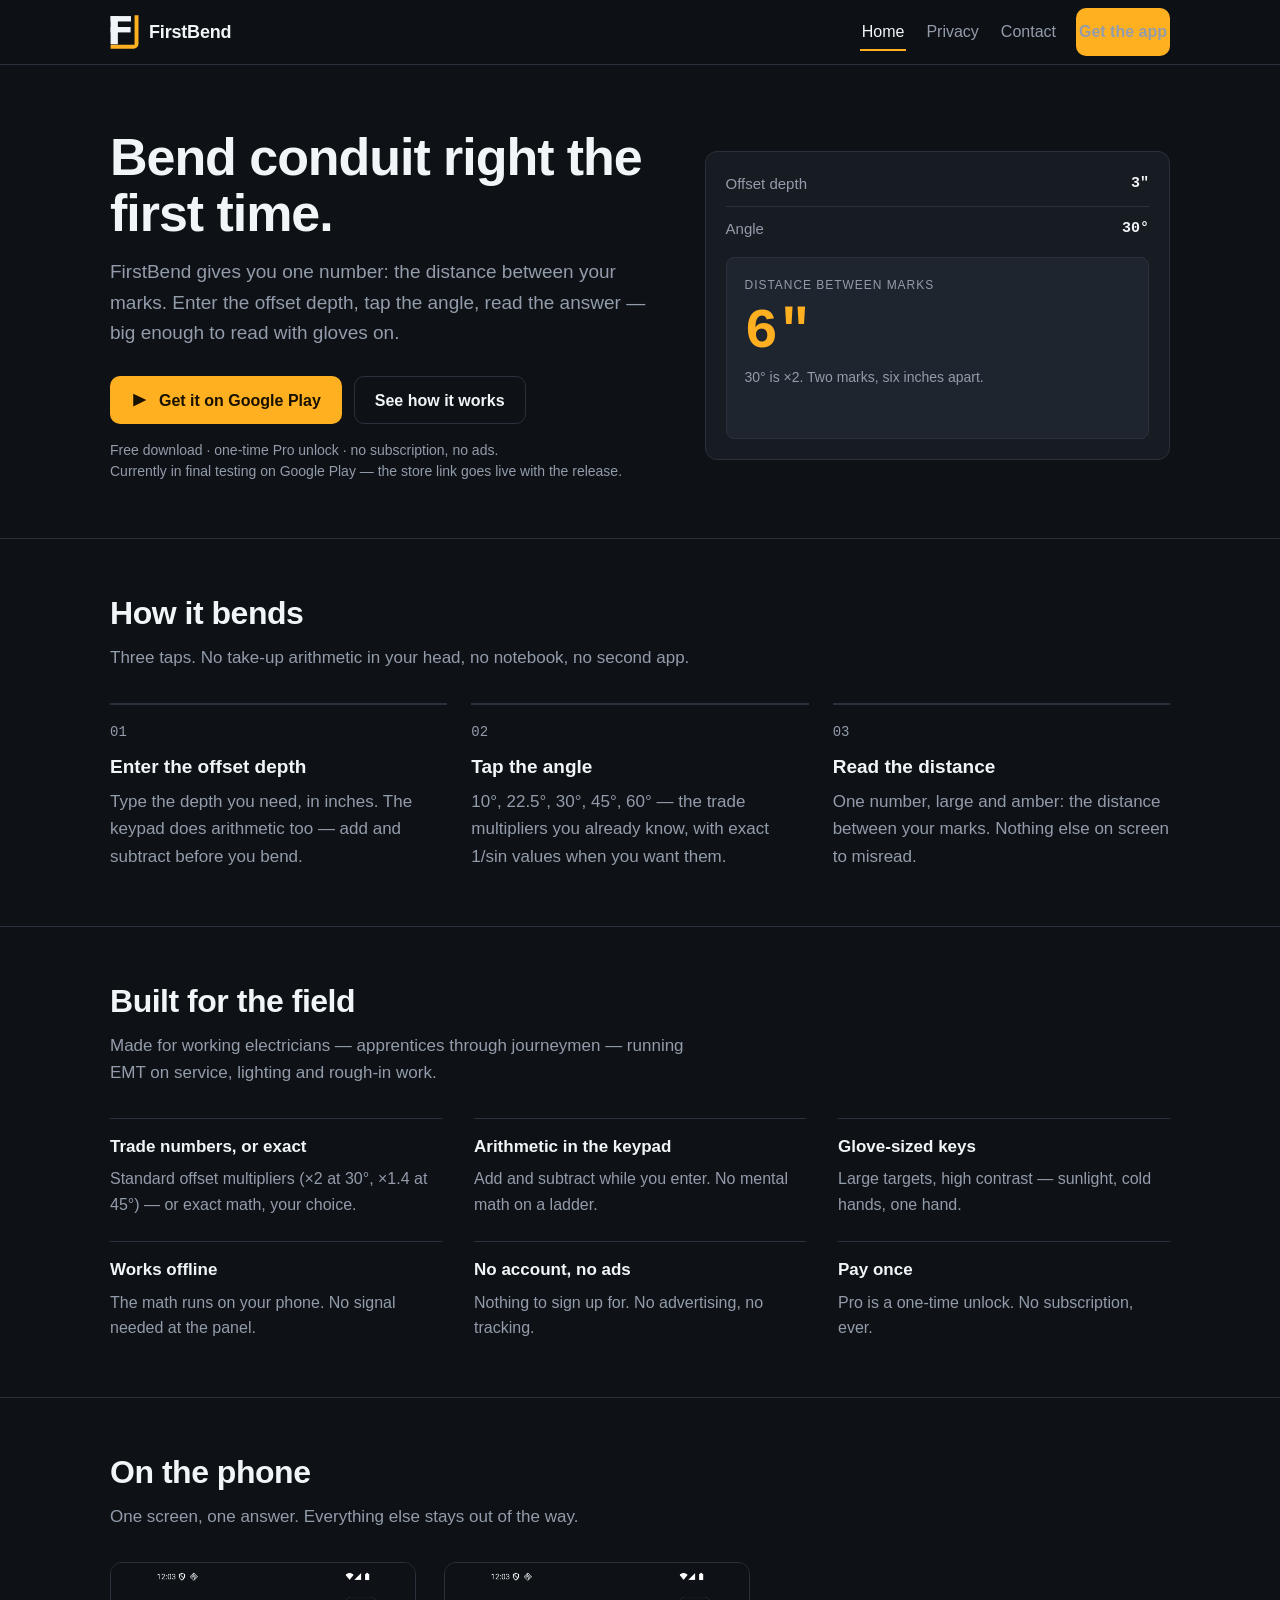
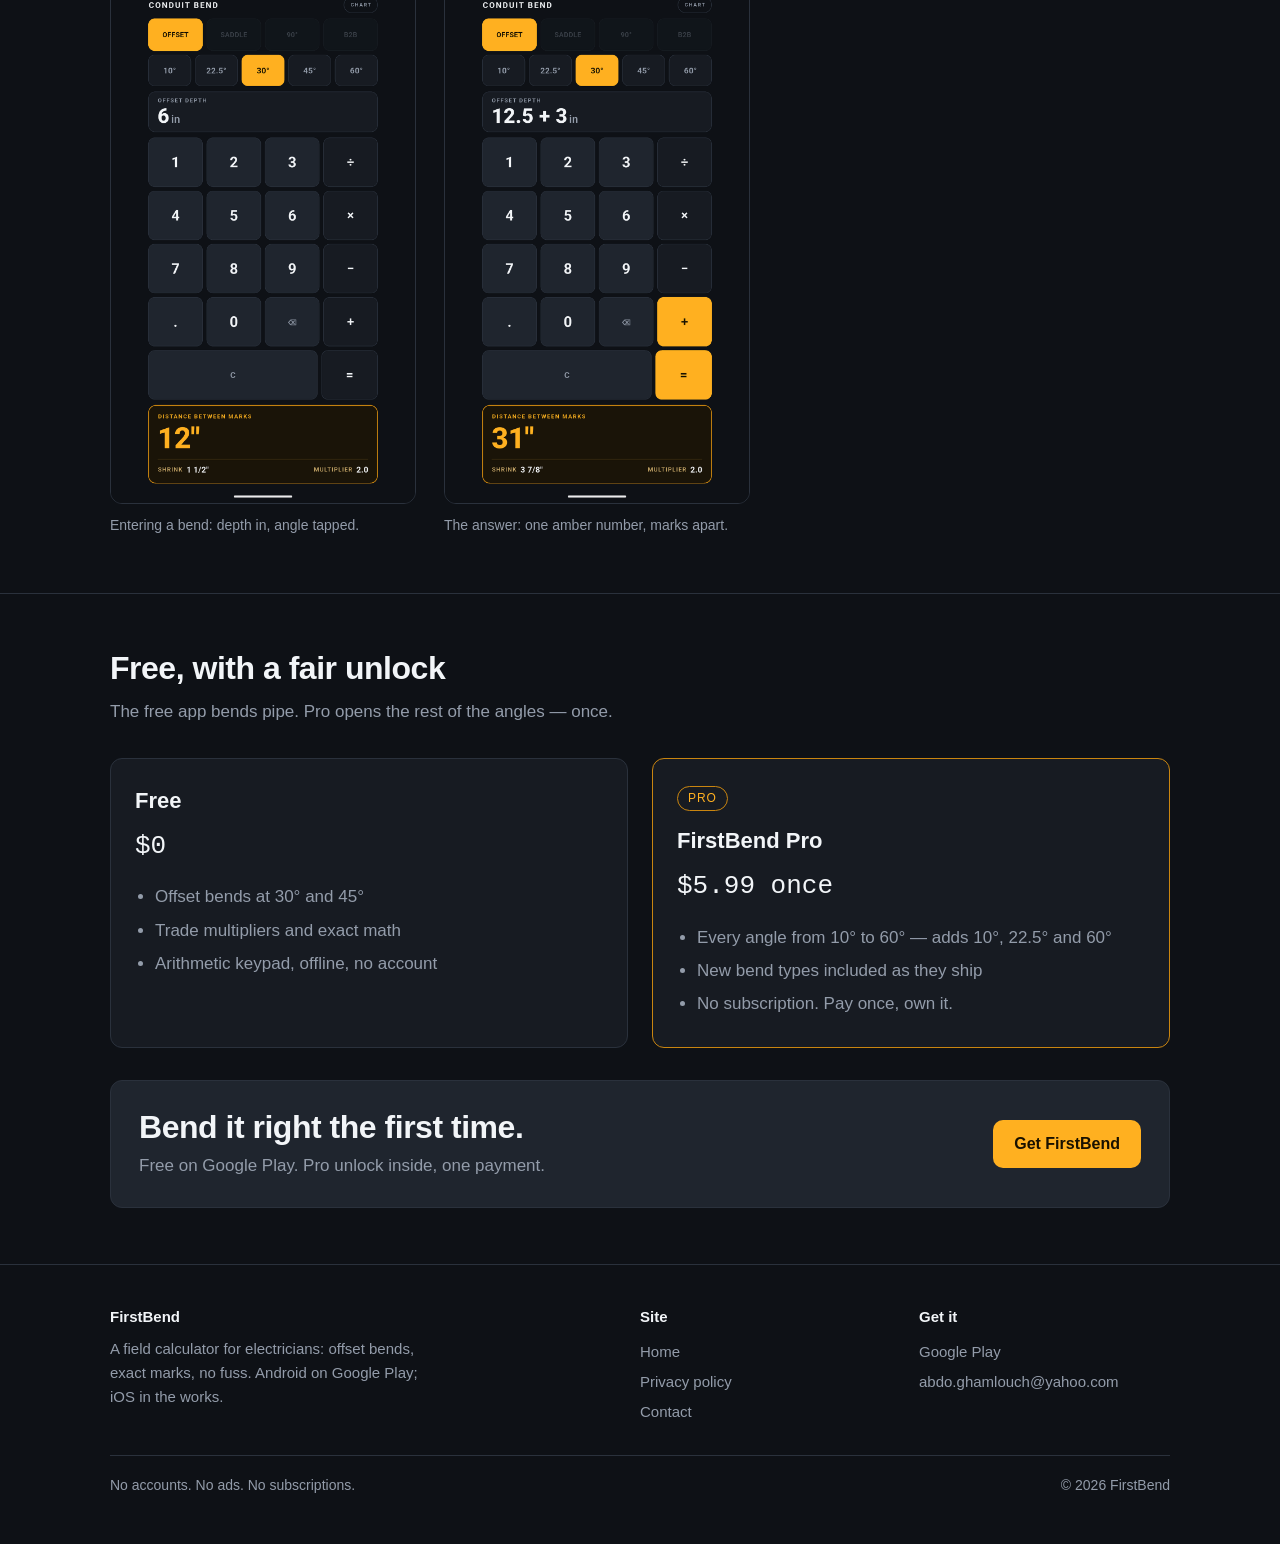
<file: index.html>
<!doctype html>
<html lang="en">
<head>
<meta charset="utf-8">
<meta name="viewport" content="width=device-width, initial-scale=1">
<title>FirstBend — Conduit Bending Calculator for Electricians</title>
<meta name="description" content="FirstBend gives you one number: the distance between your marks. Offset bends from 10° to 60°, trade multipliers and exact math, built for gloves and sunlight. Free on Google Play.">
<meta name="theme-color" content="#0E1116">
<link rel="icon" type="image/png" href="assets/icon-512.png">
<link rel="apple-touch-icon" href="assets/icon-1024.png">
<meta property="og:title" content="FirstBend — Conduit Bending Calculator">
<meta property="og:description" content="Enter the offset depth, tap the angle, read the answer. Built for the field.">
<meta property="og:image" content="assets/feature-graphic.png">
<meta property="og:type" content="website">
<link rel="stylesheet" href="assets/style.css">
</head>
<body>
<a class="skip" href="#main">Skip to content</a>

<header class="site">
  <div class="wrap bar">
    <a class="brand" href="index.html">
      <svg width="29" height="34" viewBox="52 22 320 379" aria-hidden="true" focusable="false"><path d="M324 26H368V342A55 55 0 0 1 313 397H57V353H324Z" fill="#FFB020"/><rect x="57" y="34" width="81" height="314" fill="#F2F5F8"/><rect x="57" y="34" width="227" height="60" fill="#F2F5F8"/><rect x="57" y="156" width="223" height="60" fill="#F2F5F8"/></svg>
      <span>FirstBend</span>
    </a>
    <nav class="main" aria-label="Main">
      <a href="index.html" aria-current="page">Home</a>
      <a href="privacy.html">Privacy</a>
      <a href="contact.html">Contact</a>
      <a class="btn btn-primary" href="https://play.google.com/store/apps/details?id=com.firstbend.calculator">Get the app</a>
    </nav>
  </div>
</header>

<main id="main">

  <section class="hero" style="border-top:0">
    <div class="wrap hero-grid">
      <div>
        <h1>Bend conduit right the first time.</h1>
        <p class="lede">FirstBend gives you one number: the distance between your marks. Enter the offset depth, tap the angle, read the answer — big enough to read with gloves on.</p>
        <div class="cta-row">
          <a class="btn btn-primary" href="https://play.google.com/store/apps/details?id=com.firstbend.calculator">
            <svg width="18" height="18" viewBox="0 0 24 24" aria-hidden="true" focusable="false"><path d="M3 3.5 20.5 12 3 20.5z" fill="#191100"/></svg>
            Get it on Google Play
          </a>
          <a class="btn btn-ghost" href="#how">See how it works</a>
        </div>
        <p class="note">Free download · one-time Pro unlock · no subscription, no ads.<br>Currently in final testing on Google Play — the store link goes live with the release.</p>
      </div>

      <aside class="card" aria-label="Example: 3 inch offset at 30 degrees">
        <div class="rows">
          <div class="row"><span>Offset depth</span><b>3″</b></div>
          <div class="row"><span>Angle</span><b>30°</b></div>
        </div>
        <div class="answer">
          <div class="label">Distance between marks</div>
          <div class="value">6″</div>
          <div class="sub">30° is ×2. Two marks, six inches apart.</div>
        </div>
      </aside>
    </div>
  </section>

  <section id="how">
    <div class="wrap">
      <h2>How it bends</h2>
      <p class="sub">Three taps. No take-up arithmetic in your head, no notebook, no second app.</p>
      <ol class="steps">
        <li class="step">
          <h3>Enter the offset depth</h3>
          <p>Type the depth you need, in inches. The keypad does arithmetic too — add and subtract before you bend.</p>
        </li>
        <li class="step">
          <h3>Tap the angle</h3>
          <p>10°, 22.5°, 30°, 45°, 60° — the trade multipliers you already know, with exact 1/sin values when you want them.</p>
        </li>
        <li class="step">
          <h3>Read the distance</h3>
          <p>One number, large and amber: the distance between your marks. Nothing else on screen to misread.</p>
        </li>
      </ol>
    </div>
  </section>

  <section id="field">
    <div class="wrap">
      <h2>Built for the field</h2>
      <p class="sub">Made for working electricians — apprentices through journeymen — running EMT on service, lighting and rough-in work.</p>
      <div class="features">
        <div class="feature"><h3>Trade numbers, or exact</h3><p>Standard offset multipliers (×2 at 30°, ×1.4 at 45°) — or exact math, your choice.</p></div>
        <div class="feature"><h3>Arithmetic in the keypad</h3><p>Add and subtract while you enter. No mental math on a ladder.</p></div>
        <div class="feature"><h3>Glove-sized keys</h3><p>Large targets, high contrast — sunlight, cold hands, one hand.</p></div>
        <div class="feature"><h3>Works offline</h3><p>The math runs on your phone. No signal needed at the panel.</p></div>
        <div class="feature"><h3>No account, no ads</h3><p>Nothing to sign up for. No advertising, no tracking.</p></div>
        <div class="feature"><h3>Pay once</h3><p>Pro is a one-time unlock. No subscription, ever.</p></div>
      </div>
    </div>
  </section>

  <section id="shots">
    <div class="wrap">
      <h2>On the phone</h2>
      <p class="sub">One screen, one answer. Everything else stays out of the way.</p>
      <div class="shots">
        <figure>
          <img src="assets/screenshot-1.png" width="1080" height="1920" loading="lazy" alt="FirstBend: entering an offset bend — depth and angle">
          <figcaption>Entering a bend: depth in, angle tapped.</figcaption>
        </figure>
        <figure>
          <img src="assets/screenshot-2.png" width="1080" height="1920" loading="lazy" alt="FirstBend: the amber answer showing the distance between marks">
          <figcaption>The answer: one amber number, marks apart.</figcaption>
        </figure>
      </div>
    </div>
  </section>

  <section id="pricing">
    <div class="wrap">
      <h2>Free, with a fair unlock</h2>
      <p class="sub">The free app bends pipe. Pro opens the rest of the angles — once.</p>
      <div class="plans">
        <div class="plan">
          <h3>Free</h3>
          <div class="price">$0</div>
          <ul>
            <li>Offset bends at 30° and 45°</li>
            <li>Trade multipliers and exact math</li>
            <li>Arithmetic keypad, offline, no account</li>
          </ul>
        </div>
        <div class="plan pro">
          <span class="tag">Pro</span>
          <h3>FirstBend Pro</h3>
          <div class="price">$5.99 once</div>
          <ul>
            <li>Every angle from 10° to 60° — adds 10°, 22.5° and 60°</li>
            <li>New bend types included as they ship</li>
            <li>No subscription. Pay once, own it.</li>
          </ul>
        </div>
      </div>
      <div class="final" style="margin-top:32px">
        <div>
          <h2 style="margin:0 0 6px">Bend it right the first time.</h2>
          <p class="sub" style="margin:0">Free on Google Play. Pro unlock inside, one payment.</p>
        </div>
        <a class="btn btn-primary" href="https://play.google.com/store/apps/details?id=com.firstbend.calculator">Get FirstBend</a>
      </div>
    </div>
  </section>

</main>

<footer>
  <div class="wrap">
    <div class="foot-grid">
      <div>
        <p style="margin:0 0 8px;color:var(--ink);font-weight:600">FirstBend</p>
        <p style="margin:0;max-width:40ch">A field calculator for electricians: offset bends, exact marks, no fuss. Android on Google Play; iOS in the works.</p>
      </div>
      <div>
        <p style="margin:0 0 8px;color:var(--ink);font-weight:600">Site</p>
        <a href="index.html">Home</a>
        <a href="privacy.html">Privacy policy</a>
        <a href="contact.html">Contact</a>
      </div>
      <div>
        <p style="margin:0 0 8px;color:var(--ink);font-weight:600">Get it</p>
        <a href="https://play.google.com/store/apps/details?id=com.firstbend.calculator">Google Play</a>
        <a href="mailto:abdo.ghamlouch@yahoo.com">abdo.ghamlouch@yahoo.com</a>
      </div>
    </div>
    <div class="rule">
      <span>No accounts. No ads. No subscriptions.</span>
      <span>© 2026 FirstBend</span>
    </div>
  </div>
</footer>

</body>
</html>
</file>
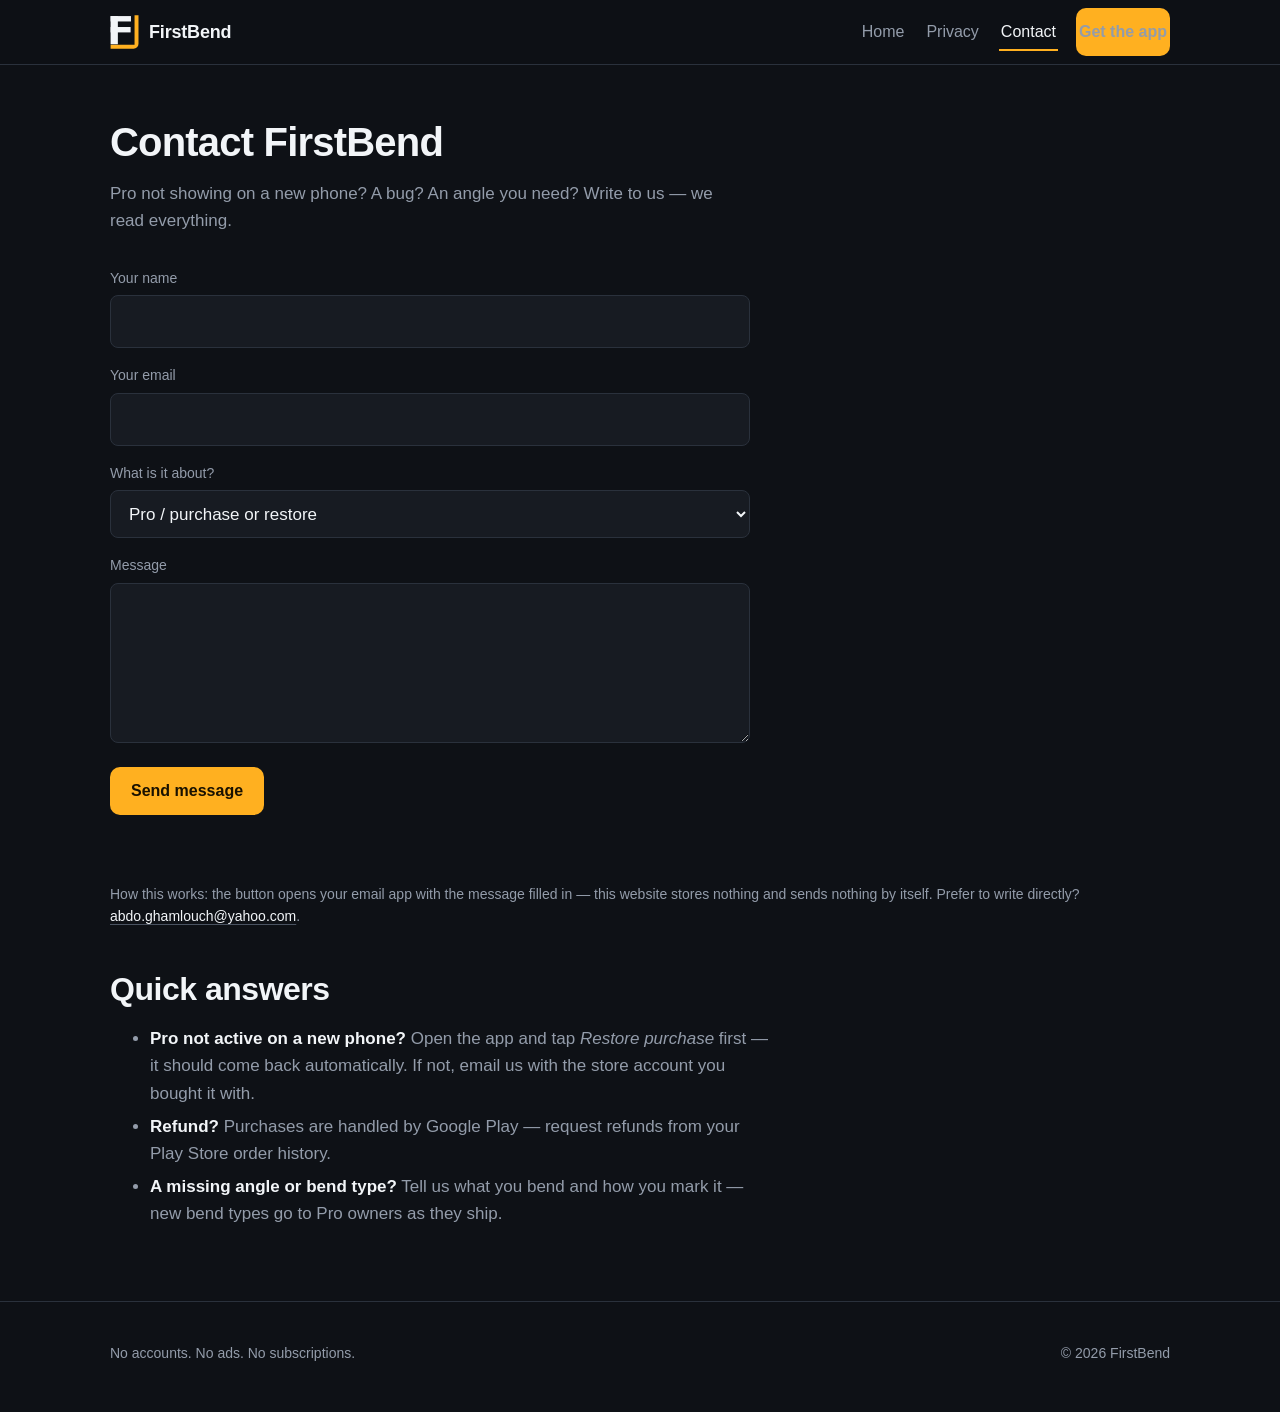
<file: contact.html>
<!doctype html>
<html lang="en">
<head>
<meta charset="utf-8">
<meta name="viewport" content="width=device-width, initial-scale=1">
<title>Contact — FirstBend</title>
<meta name="description" content="Contact FirstBend: purchase and restore help, bug reports, and suggestions.">
<meta name="theme-color" content="#0E1116">
<link rel="icon" type="image/png" href="assets/icon-512.png">
<link rel="apple-touch-icon" href="assets/icon-1024.png">
<link rel="stylesheet" href="assets/style.css">
</head>
<body>
<a class="skip" href="#main">Skip to content</a>

<header class="site">
  <div class="wrap bar">
    <a class="brand" href="index.html">
      <svg width="29" height="34" viewBox="52 22 320 379" aria-hidden="true" focusable="false"><path d="M324 26H368V342A55 55 0 0 1 313 397H57V353H324Z" fill="#FFB020"/><rect x="57" y="34" width="81" height="314" fill="#F2F5F8"/><rect x="57" y="34" width="227" height="60" fill="#F2F5F8"/><rect x="57" y="156" width="223" height="60" fill="#F2F5F8"/></svg>
      <span>FirstBend</span>
    </a>
    <nav class="main" aria-label="Main">
      <a href="index.html">Home</a>
      <a href="privacy.html">Privacy</a>
      <a href="contact.html" aria-current="page">Contact</a>
      <a class="btn btn-primary" href="https://play.google.com/store/apps/details?id=com.firstbend.calculator">Get the app</a>
    </nav>
  </div>
</header>

<main id="main">
  <section style="border-top:0">
    <div class="wrap">
      <h1 style="font-size:clamp(28px,4vw,40px)">Contact FirstBend</h1>
      <p class="sub">Pro not showing on a new phone? A bug? An angle you need? Write to us — we read everything.</p>

      <form class="contact" id="contact-form" data-mailto="abdo.ghamlouch@yahoo.com" novalidate>
        <div>
          <label for="name">Your name</label>
          <input id="name" name="name" type="text" autocomplete="name" required>
        </div>
        <div>
          <label for="email">Your email</label>
          <input id="email" name="email" type="email" autocomplete="email" inputmode="email" required>
        </div>
        <div>
          <label for="topic">What is it about?</label>
          <select id="topic" name="topic">
            <option>Pro / purchase or restore</option>
            <option>Bug report</option>
            <option>Suggestion</option>
            <option>Something else</option>
          </select>
        </div>
        <div>
          <label for="message">Message</label>
          <textarea id="message" name="message" required></textarea>
        </div>
        <div>
          <button class="btn btn-primary" type="submit">Send message</button>
        </div>
        <p class="status" id="form-status" role="status" aria-live="polite"></p>
      </form>

      <p class="formnote">How this works: the button opens your email app with the message filled in — this website stores nothing and sends nothing by itself. Prefer to write directly? <a href="mailto:abdo.ghamlouch@yahoo.com">abdo.ghamlouch@yahoo.com</a>.</p>

      <h2 style="margin-top:44px">Quick answers</h2>
      <ul class="prose" style="color:var(--muted)">
        <li><strong style="color:var(--ink)">Pro not active on a new phone?</strong> Open the app and tap <em>Restore purchase</em> first — it should come back automatically. If not, email us with the store account you bought it with.</li>
        <li><strong style="color:var(--ink)">Refund?</strong> Purchases are handled by Google Play — request refunds from your Play Store order history.</li>
        <li><strong style="color:var(--ink)">A missing angle or bend type?</strong> Tell us what you bend and how you mark it — new bend types go to Pro owners as they ship.</li>
      </ul>
    </div>
  </section>
</main>

<footer>
  <div class="wrap">
    <div class="rule" style="margin-top:0;border-top:0;padding-top:0">
      <span>No accounts. No ads. No subscriptions.</span>
      <span>© 2026 FirstBend</span>
    </div>
  </div>
</footer>

<script src="assets/app.js"></script>
</body>
</html>
</file>
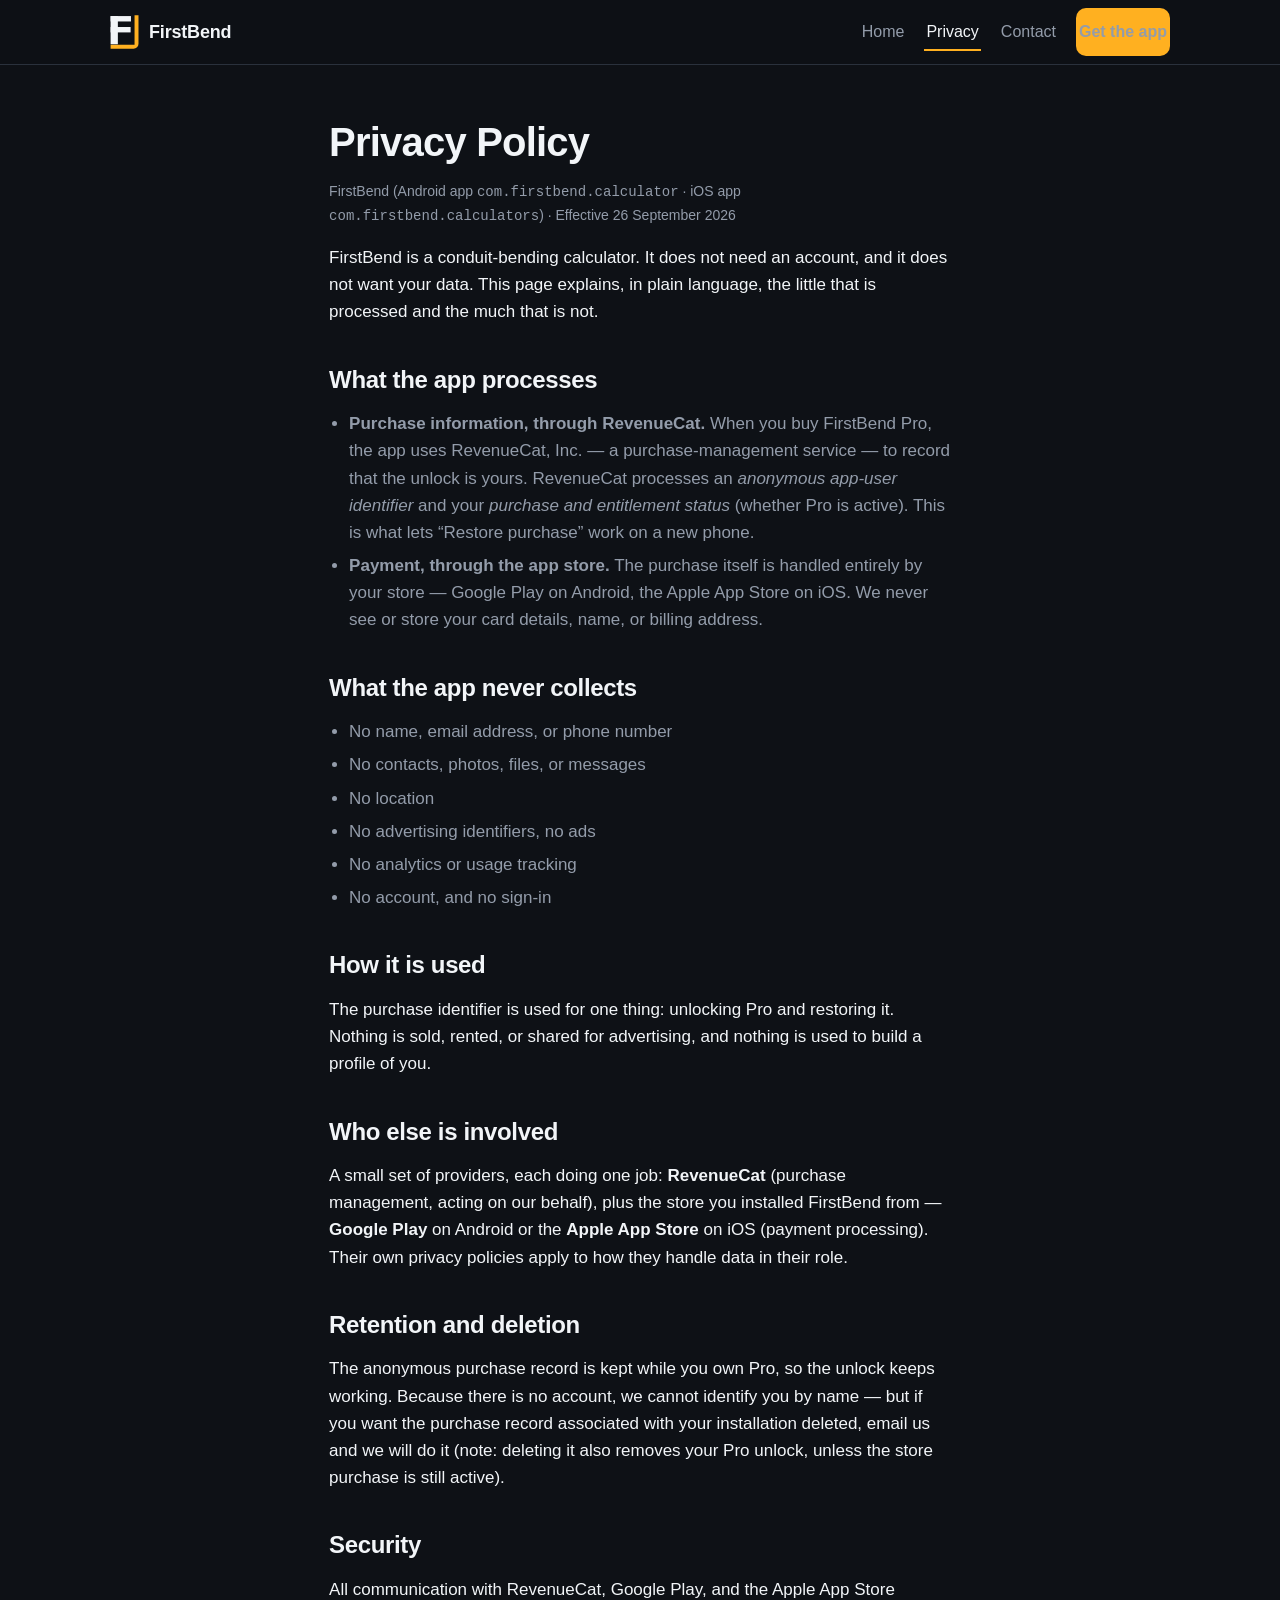
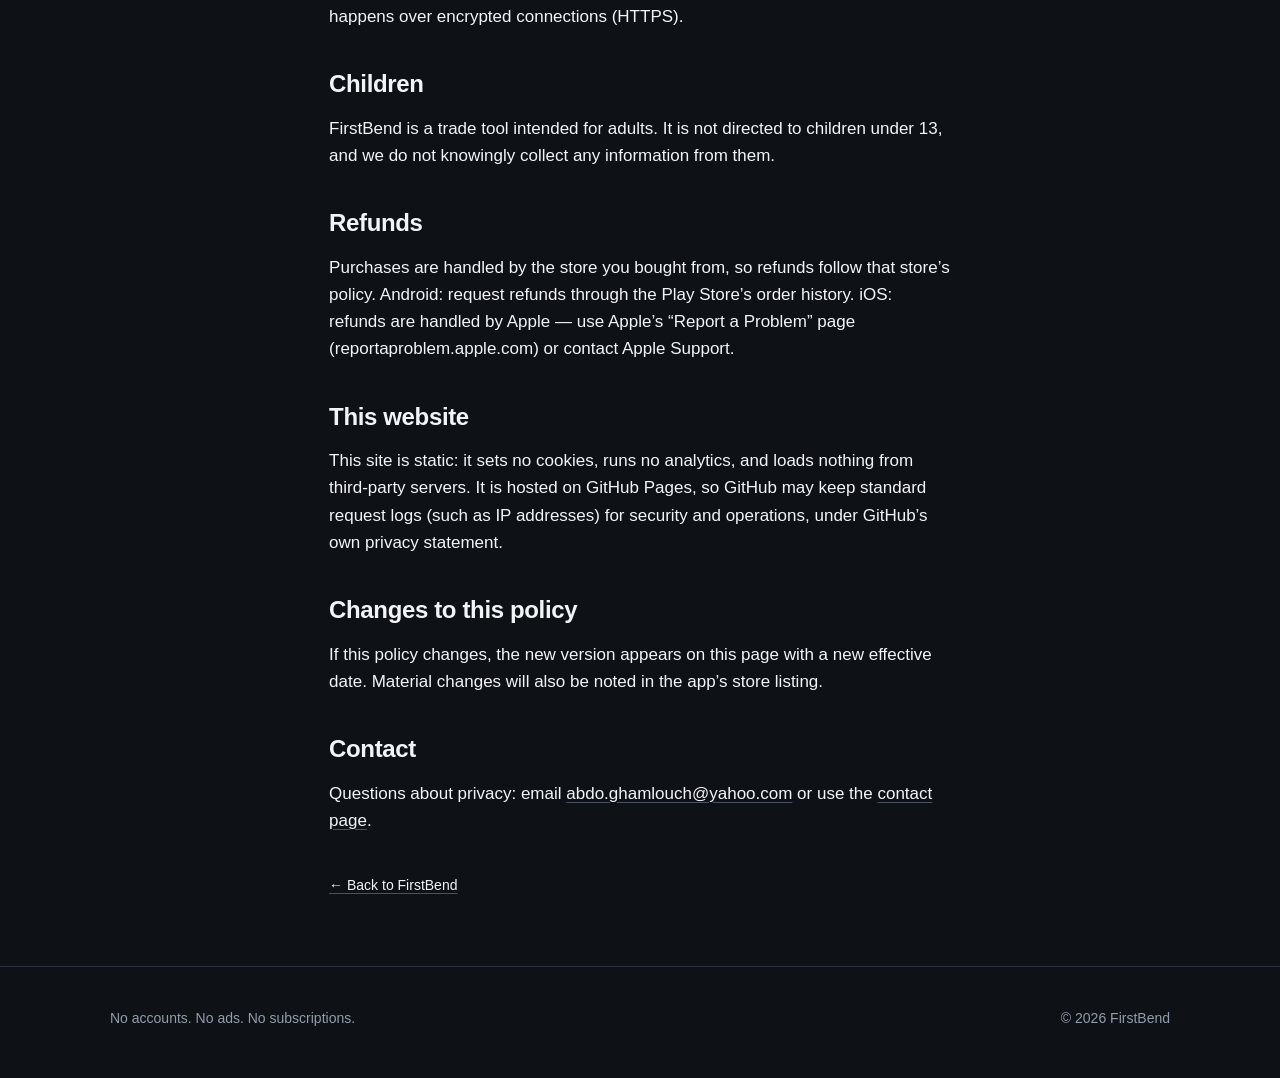
<file: privacy.html>
<!doctype html>
<html lang="en">
<head>
<meta charset="utf-8">
<meta name="viewport" content="width=device-width, initial-scale=1">
<title>Privacy Policy — FirstBend</title>
<meta name="description" content="FirstBend privacy policy: what the app processes (purchases only), what it never collects, and how to reach us.">
<meta name="theme-color" content="#0E1116">
<link rel="icon" type="image/png" href="assets/icon-512.png">
<link rel="apple-touch-icon" href="assets/icon-1024.png">
<link rel="stylesheet" href="assets/style.css">
</head>
<body>
<a class="skip" href="#main">Skip to content</a>

<header class="site">
  <div class="wrap bar">
    <a class="brand" href="index.html">
      <svg width="29" height="34" viewBox="52 22 320 379" aria-hidden="true" focusable="false"><path d="M324 26H368V342A55 55 0 0 1 313 397H57V353H324Z" fill="#FFB020"/><rect x="57" y="34" width="81" height="314" fill="#F2F5F8"/><rect x="57" y="34" width="227" height="60" fill="#F2F5F8"/><rect x="57" y="156" width="223" height="60" fill="#F2F5F8"/></svg>
      <span>FirstBend</span>
    </a>
    <nav class="main" aria-label="Main">
      <a href="index.html">Home</a>
      <a href="privacy.html" aria-current="page">Privacy</a>
      <a href="contact.html">Contact</a>
      <a class="btn btn-primary" href="https://play.google.com/store/apps/details?id=com.firstbend.calculator">Get the app</a>
    </nav>
  </div>
</header>

<main id="main">
  <section style="border-top:0">
    <div class="wrap prose">
      <h1 style="font-size:clamp(28px,4vw,40px)">Privacy Policy</h1>
      <p class="meta">FirstBend (Android app <span style="font-family:var(--mono)">com.firstbend.calculator</span> · iOS app <span style="font-family:var(--mono)">com.firstbend.calculators</span>) · Effective 26 September 2026</p>

      <p>FirstBend is a conduit-bending calculator. It does not need an account, and it does not want your data. This page explains, in plain language, the little that is processed and the much that is not.</p>

      <h2>What the app processes</h2>
      <ul>
        <li><strong>Purchase information, through RevenueCat.</strong> When you buy FirstBend Pro, the app uses RevenueCat, Inc. — a purchase-management service — to record that the unlock is yours. RevenueCat processes an <em>anonymous app-user identifier</em> and your <em>purchase and entitlement status</em> (whether Pro is active). This is what lets “Restore purchase” work on a new phone.</li>
        <li><strong>Payment, through the app store.</strong> The purchase itself is handled entirely by your store — Google Play on Android, the Apple App Store on iOS. We never see or store your card details, name, or billing address.</li>
      </ul>

      <h2>What the app never collects</h2>
      <ul>
        <li>No name, email address, or phone number</li>
        <li>No contacts, photos, files, or messages</li>
        <li>No location</li>
        <li>No advertising identifiers, no ads</li>
        <li>No analytics or usage tracking</li>
        <li>No account, and no sign-in</li>
      </ul>

      <h2>How it is used</h2>
      <p>The purchase identifier is used for one thing: unlocking Pro and restoring it. Nothing is sold, rented, or shared for advertising, and nothing is used to build a profile of you.</p>

      <h2>Who else is involved</h2>
      <p>A small set of providers, each doing one job: <strong>RevenueCat</strong> (purchase management, acting on our behalf), plus the store you installed FirstBend from — <strong>Google Play</strong> on Android or the <strong>Apple App Store</strong> on iOS (payment processing). Their own privacy policies apply to how they handle data in their role.</p>

      <h2>Retention and deletion</h2>
      <p>The anonymous purchase record is kept while you own Pro, so the unlock keeps working. Because there is no account, we cannot identify you by name — but if you want the purchase record associated with your installation deleted, email us and we will do it (note: deleting it also removes your Pro unlock, unless the store purchase is still active).</p>

      <h2>Security</h2>
      <p>All communication with RevenueCat, Google Play, and the Apple App Store happens over encrypted connections (HTTPS).</p>

      <h2>Children</h2>
      <p>FirstBend is a trade tool intended for adults. It is not directed to children under 13, and we do not knowingly collect any information from them.</p>

      <h2>Refunds</h2>
      <p>Purchases are handled by the store you bought from, so refunds follow that store’s policy. Android: request refunds through the Play Store’s order history. iOS: refunds are handled by Apple — use Apple’s “Report a Problem” page (reportaproblem.apple.com) or contact Apple Support.</p>

      <h2>This website</h2>
      <p>This site is static: it sets no cookies, runs no analytics, and loads nothing from third-party servers. It is hosted on GitHub Pages, so GitHub may keep standard request logs (such as IP addresses) for security and operations, under GitHub’s own privacy statement.</p>

      <h2>Changes to this policy</h2>
      <p>If this policy changes, the new version appears on this page with a new effective date. Material changes will also be noted in the app’s store listing.</p>

      <h2>Contact</h2>
      <p>Questions about privacy: email <a href="mailto:abdo.ghamlouch@yahoo.com">abdo.ghamlouch@yahoo.com</a> or use the <a href="contact.html">contact page</a>.</p>

      <p class="meta" style="margin-top:40px"><a href="index.html">← Back to FirstBend</a></p>
    </div>
  </section>
</main>

<footer>
  <div class="wrap">
    <div class="rule" style="margin-top:0;border-top:0;padding-top:0">
      <span>No accounts. No ads. No subscriptions.</span>
      <span>© 2026 FirstBend</span>
    </div>
  </div>
</footer>

</body>
</html>
</file>
<file: assets/style.css>
/* FirstBend site — tokens mirror the app's FieldColors (firstbend/lib/theme.dart).
   Amber is the answer colour and the primary action, never decoration. */
:root{
  --bg:#0E1116; --surface:#171B22; --raised:#1F252E;
  --line:#2A313C; --ink:#F2F5F8; --muted:#939CAA;
  --amber:#FFB020; --amber-edge:#C98510; --amber-ink:#191100;
  --focus:#6FA8FF;
  --radius:12px; --radius-sm:8px;
  --mono:ui-monospace,"Cascadia Mono",Consolas,"Liberation Mono",monospace;
}
*,*::before,*::after{box-sizing:border-box}
body{margin:0;background:var(--bg);color:var(--ink);
  font:17px/1.6 Inter,"Segoe UI",Roboto,Arial,sans-serif;
  -webkit-font-smoothing:antialiased}
img{display:block;max-width:100%;height:auto}
a{color:var(--ink);text-decoration:underline;text-decoration-thickness:1px;
  text-underline-offset:3px;text-decoration-color:#4A5361}
a:hover{text-decoration-color:var(--amber)}
:focus-visible{outline:2px solid var(--focus);outline-offset:2px;border-radius:4px}
.wrap{max-width:1100px;margin:0 auto;padding:0 20px}
.skip{position:absolute;left:-9999px}
.skip:focus{left:12px;top:12px;background:var(--surface);padding:10px 14px;
  border:1px solid var(--line);border-radius:var(--radius-sm);z-index:50;text-decoration:none}

/* header */
header.site{position:sticky;top:0;z-index:20;background:rgba(14,17,22,.96);
  border-bottom:1px solid var(--line)}
.bar{display:flex;align-items:center;gap:16px;min-height:64px}
.brand{display:flex;align-items:center;gap:10px;text-decoration:none;
  font-weight:700;letter-spacing:-.01em;font-size:18px;flex:none}
nav.main{margin-left:auto;display:flex;align-items:center;gap:18px;flex-wrap:wrap;justify-content:flex-end}
nav.main>a{text-decoration:none;color:var(--muted);font-size:16px;padding:6px 2px}
nav.main>a:hover{color:var(--ink)}
nav.main>a[aria-current="page"]{color:var(--ink);box-shadow:inset 0 -2px 0 var(--amber)}
nav.main .btn{display:none}
@media(min-width:760px){nav.main .btn{display:inline-flex}}

/* buttons */
.btn{display:inline-flex;align-items:center;justify-content:center;gap:10px;
  min-height:48px;padding:0 20px;border-radius:10px;font-weight:600;
  font-size:16px;text-decoration:none;border:1px solid transparent;cursor:pointer;
  transition:background-color 140ms ease-out,border-color 140ms ease-out}
.btn-primary{background:var(--amber);color:var(--amber-ink)}
.btn-primary:hover{background:#FFBE45}
.btn-primary:active{background:#EFA213}
.btn-ghost{border-color:var(--line);color:var(--ink)}
.btn-ghost:hover{border-color:#3B4552;background:var(--surface)}
.btn svg{flex:none}

/* hero */
.hero{padding:64px 0 56px}
.hero-grid{display:grid;gap:36px;align-items:center}
@media(min-width:900px){.hero-grid{grid-template-columns:6fr 5fr}}
h1{font-size:clamp(32px,5.2vw,52px);line-height:1.08;letter-spacing:-.02em;
  margin:0 0 16px;font-weight:700}
.lede{color:var(--muted);font-size:19px;max-width:54ch;margin:0 0 28px}
.cta-row{display:flex;flex-wrap:wrap;gap:12px;align-items:center}
.note{margin:16px 0 0;color:var(--muted);font-size:14px;line-height:1.5}

/* answer card */
.card{background:var(--surface);border:1px solid var(--line);
  border-radius:var(--radius);padding:20px}
.rows{display:grid;gap:0;margin:0 0 16px;font-size:15px;color:var(--muted)}
.row{display:flex;justify-content:space-between;gap:16px;padding:10px 0;
  border-bottom:1px solid var(--line)}
.row:last-child{border-bottom:0;padding-bottom:0}
.row:first-child{padding-top:0}
.row b{color:var(--ink);font-family:var(--mono);font-weight:600}
.answer{background:var(--raised);border:1px solid var(--line);
  border-radius:var(--radius-sm);padding:18px}
.answer .label{font-size:12px;letter-spacing:.08em;text-transform:uppercase;color:var(--muted)}
.answer .value{font-family:var(--mono);font-weight:700;color:var(--amber);
  font-size:clamp(40px,8vw,56px);line-height:1.05;margin:8px 0 4px}
.answer .sub{color:var(--muted);font-size:14px}

/* sections */
section{padding:56px 0;border-top:1px solid var(--line)}
h2{font-size:clamp(24px,3.4vw,32px);line-height:1.15;letter-spacing:-.015em;
  margin:0 0 12px;font-weight:700}
.sub{color:var(--muted);max-width:64ch;margin:0 0 32px}

/* steps */
.steps{list-style:none;counter-reset:s;margin:0;padding:0;display:grid;gap:24px}
@media(min-width:760px){.steps{grid-template-columns:repeat(3,1fr)}}
.step{counter-increment:s;border-top:2px solid var(--line);padding-top:16px}
.step::before{content:"0" counter(s);display:block;font-family:var(--mono);
  font-size:14px;color:var(--muted);margin-bottom:8px}
.step h3{margin:0 0 6px;font-size:19px}
.step p{margin:0;color:var(--muted)}

/* features */
.features{display:grid;gap:24px 32px}
@media(min-width:760px){.features{grid-template-columns:repeat(3,1fr)}}
.feature{border-top:1px solid var(--line);padding-top:14px}
.feature h3{margin:0 0 6px;font-size:17px}
.feature p{margin:0;color:var(--muted);font-size:16px}

/* screenshots */
.shots{display:grid;gap:28px}
@media(min-width:760px){.shots{grid-template-columns:repeat(2,1fr);max-width:640px}}
figure{margin:0}
figure img{border:1px solid var(--line);border-radius:var(--radius);
  background:var(--surface);width:100%}
figcaption{color:var(--muted);font-size:14px;margin-top:10px}

/* pricing */
.plans{display:grid;gap:24px}
@media(min-width:760px){.plans{grid-template-columns:repeat(2,1fr)}}
.plan{background:var(--surface);border:1px solid var(--line);
  border-radius:var(--radius);padding:24px}
.plan.pro{border-color:var(--amber-edge)}
.plan h3{margin:0;font-size:22px}
.price{font-family:var(--mono);font-size:26px;margin:8px 0 16px}
.plan ul{margin:0;padding-left:20px;color:var(--muted)}
.plan li{margin:6px 0}
.tag{display:inline-block;font-size:12px;letter-spacing:.08em;text-transform:uppercase;
  border:1px solid var(--amber-edge);color:var(--amber);border-radius:999px;
  padding:2px 10px;margin-bottom:12px}

/* closing band */
.final{background:var(--raised);border:1px solid var(--line);
  border-radius:var(--radius);padding:28px;display:grid;gap:18px}
@media(min-width:760px){.final{grid-template-columns:1fr auto;align-items:center}}

/* prose */
.prose{max-width:70ch}
.prose h2{margin:40px 0 12px;font-size:24px}
.prose h2:first-child{margin-top:0}
.prose ul{padding-left:20px;color:var(--muted)}
.prose li{margin:6px 0}
.meta{color:var(--muted);font-size:14px}

/* contact form */
form.contact{display:grid;gap:16px;max-width:640px;margin:0 0 28px}
label{display:block;font-size:14px;color:var(--muted);margin-bottom:6px}
input,select,textarea{width:100%;background:var(--surface);border:1px solid var(--line);
  color:var(--ink);border-radius:var(--radius-sm);padding:12px 14px;font:inherit;
  min-height:48px}
textarea{min-height:160px;resize:vertical}
input:focus,select:focus,textarea:focus{outline:2px solid var(--focus);
  outline-offset:1px;border-color:transparent}
.formnote{color:var(--muted);font-size:14px}
.status{color:var(--ink);font-size:15px;min-height:24px;margin:0}

/* footer */
footer{border-top:1px solid var(--line);padding:40px 0 48px;color:var(--muted);font-size:15px}
.foot-grid{display:grid;gap:28px}
@media(min-width:760px){.foot-grid{grid-template-columns:2fr 1fr 1fr}}
.foot-grid h4{margin:0 0 8px;color:var(--ink);font-size:15px}
.foot-grid a{display:block;color:var(--muted);text-decoration:none;padding:3px 0;word-break:break-all}
.foot-grid a:hover{color:var(--ink)}
.rule{margin-top:28px;border-top:1px solid var(--line);padding-top:18px;
  display:flex;flex-wrap:wrap;gap:8px 18px;justify-content:space-between;font-size:14px}

@media (prefers-reduced-motion: reduce){
  *{transition:none !important;animation:none !important;scroll-behavior:auto !important}
}
</file>
